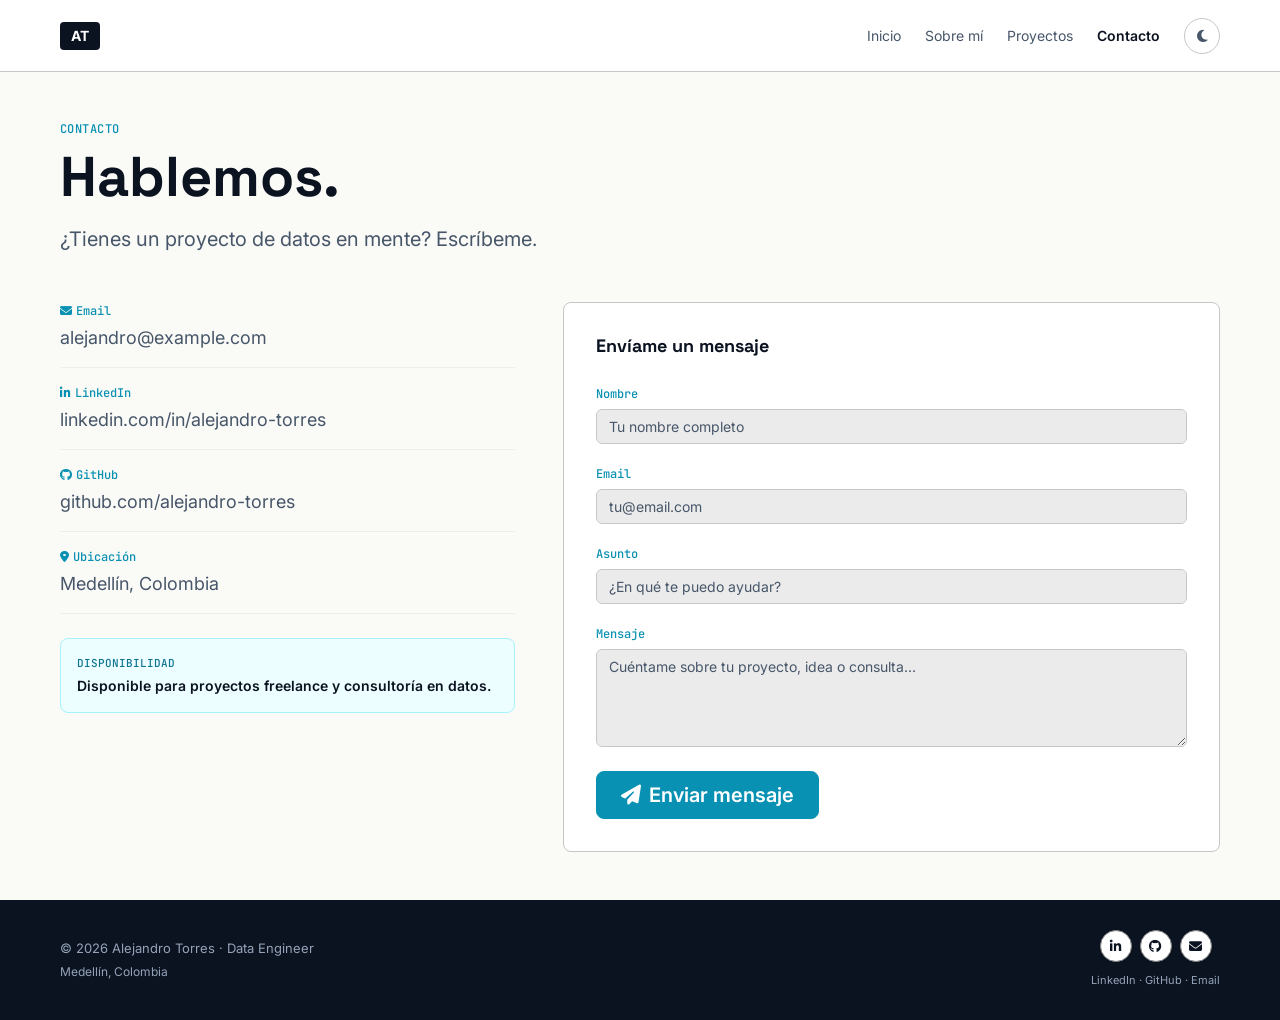
<file: contacto.html>
<!DOCTYPE html>
<html lang="es" data-theme="light">
<head>
  <meta charset="UTF-8" />
  <meta name="viewport" content="width=device-width, initial-scale=1.0" />
  <title>Contacto · Alejandro Torres</title>
  <link href="https://cdn.jsdelivr.net/npm/bootstrap@5.3.2/dist/css/bootstrap.min.css" rel="stylesheet" />
  <link rel="stylesheet" href="https://cdnjs.cloudflare.com/ajax/libs/font-awesome/6.5.0/css/all.min.css" />
  <link rel="stylesheet" href="css/styles.css" />
</head>
<body>

  <!-- ════ NAVBAR ════ -->
  <nav class="navbar navbar-expand-lg at-navbar sticky-top">
    <div class="at-container">
      <a href="index.html" class="navbar-brand">AT</a>

      <div class="collapse navbar-collapse" id="mainNav">
        <ul class="navbar-nav ms-auto gap-lg-4 mt-3 mt-lg-0 pb-3 pb-lg-0 align-items-lg-center">
          <li class="nav-item"><a href="index.html"     class="nav-link">Inicio</a></li>
          <li class="nav-item"><a href="sobre-mi.html"  class="nav-link">Sobre mí</a></li>
          <li class="nav-item"><a href="proyectos.html" class="nav-link">Proyectos</a></li>
          <li class="nav-item"><a href="contacto.html"  class="nav-link active">Contacto</a></li>
          <li class="nav-item d-flex align-items-center">
            <button id="darkModeToggle" class="dark-mode-btn" title="Cambiar tema">
              <i class="fas fa-moon"></i>
            </button>
          </li>
        </ul>
      </div>

      <div class="ms-auto d-flex align-items-center gap-2 d-lg-none">
        <button id="darkModeToggleMobile" class="dark-mode-btn" title="Cambiar tema">
          <i class="fas fa-moon"></i>
        </button>
        <button class="navbar-toggler border-0" type="button" data-bs-toggle="collapse" data-bs-target="#mainNav">
          <span class="navbar-toggler-icon"></span>
        </button>
      </div>
    </div>
  </nav>

  <!-- ════ CONTACTO ════ -->
  <section class="py-5">
    <div class="at-container">

      <!-- Título de sección -->
      <p class="mono-label reveal">CONTACTO</p>
      <h1 class="hero-title mb-3 reveal">Hablemos.</h1>
      <p class="fs-5 mb-5 reveal" style="color: var(--at-secondary);">
        ¿Tienes un proyecto de datos en mente? Escríbeme.
      </p>

      <div class="row g-5 align-items-start">

        <!-- ── Columna izquierda: información de contacto ── -->
        <div class="col-lg-5 reveal">

          <!-- Email -->
          <div class="mb-2">
            <span class="contact-info-label">
              <i class="fas fa-envelope me-1"></i>Email
            </span>
            <p class="contact-info-value">alejandro@example.com</p>
          </div>
          <hr class="border-at" />

          <!-- LinkedIn -->
          <div class="mb-2">
            <span class="contact-info-label">
              <i class="fab fa-linkedin-in me-1"></i>LinkedIn
            </span>
            <p class="contact-info-value">linkedin.com/in/alejandro-torres</p>
          </div>
          <hr class="border-at" />

          <!-- GitHub -->
          <div class="mb-2">
            <span class="contact-info-label">
              <i class="fab fa-github me-1"></i>GitHub
            </span>
            <p class="contact-info-value">github.com/alejandro-torres</p>
          </div>
          <hr class="border-at" />

          <!-- Ubicación -->
          <div class="mb-2">
            <span class="contact-info-label">
              <i class="fas fa-map-marker-alt me-1"></i>Ubicación
            </span>
            <p class="contact-info-value">Medellín, Colombia</p>
          </div>
          <hr class="border-at" />

          <!-- Disponibilidad -->
          <div class="contact-avail mt-4 p-3 rounded-3" style="background: var(--at-cyan-light); border: 1px solid #a5f3fc;">
            <p class="mb-1" style="font-family: 'JetBrains Mono', monospace; font-size: 11px; color: var(--at-cyan-dark); font-weight: 500;">
              DISPONIBILIDAD
            </p>
            <p class="mb-0 fw-semibold" style="color: var(--at-navy); font-size: 14px;">
              Disponible para proyectos freelance y consultoría en datos.
            </p>
          </div>

        </div>

        <!-- ── Columna derecha: formulario de contacto ── -->
        <div class="col-lg-7 reveal">
          <div class="contact-form-card">
            <h2 class="fw-bold mb-4" style="font-size: 18px;">Envíame un mensaje</h2>

            <form id="contactForm" novalidate>

              <!-- Nombre -->
              <div class="mb-3">
                <label for="nombre" class="form-label">Nombre</label>
                <input
                  type="text"
                  class="form-control"
                  id="nombre"
                  name="nombre"
                  placeholder="Tu nombre completo"
                  required
                />
                <div class="invalid-feedback">Por favor ingresa tu nombre.</div>
              </div>

              <!-- Email -->
              <div class="mb-3">
                <label for="email" class="form-label">Email</label>
                <input
                  type="email"
                  class="form-control"
                  id="email"
                  name="email"
                  placeholder="tu@email.com"
                  required
                />
                <div class="invalid-feedback">Por favor ingresa un correo electrónico válido.</div>
              </div>

              <!-- Asunto -->
              <div class="mb-3">
                <label for="asunto" class="form-label">Asunto</label>
                <input
                  type="text"
                  class="form-control"
                  id="asunto"
                  name="asunto"
                  placeholder="¿En qué te puedo ayudar?"
                  required
                />
                <div class="invalid-feedback">Por favor ingresa el asunto.</div>
              </div>

              <!-- Mensaje -->
              <div class="mb-4">
                <label for="mensaje" class="form-label">Mensaje</label>
                <textarea
                  class="form-control"
                  id="mensaje"
                  name="mensaje"
                  rows="4"
                  placeholder="Cuéntame sobre tu proyecto, idea o consulta..."
                  required
                ></textarea>
                <div class="invalid-feedback">Por favor escribe tu mensaje.</div>
              </div>

              <!-- Botón enviar -->
              <button type="submit" class="btn btn-primary btn-lg px-4">
                <i class="fas fa-paper-plane me-2"></i>Enviar mensaje
              </button>

              <!-- Mensaje de éxito (oculto) -->
              <div id="successMsg" class="alert alert-success mt-3 d-none" role="alert">
                <i class="fas fa-check-circle me-2"></i>
                ¡Mensaje enviado! Te responderé pronto.
              </div>

            </form>
          </div>
        </div>

      </div>
    </div>
  </section>

  <!-- ════ FOOTER ════ -->
  <footer>
    <div class="at-container d-flex align-items-center justify-content-between flex-wrap gap-3">
      <div>
        <p class="mb-1" style="color: var(--at-footer-text); font-size: 13px;">© 2026 Alejandro Torres · Data Engineer</p>
        <p class="mb-0" style="color: var(--at-footer-text); font-size: 12px;">Medellín, Colombia</p>
      </div>
      <div class="text-center">
        <div class="d-flex gap-2 mb-1 justify-content-center">
          <span class="footer-social-icon" title="LinkedIn"><i class="fab fa-linkedin-in"></i></span>
          <span class="footer-social-icon" title="GitHub"><i class="fab fa-github"></i></span>
          <span class="footer-social-icon" title="Email"><i class="fas fa-envelope"></i></span>
        </div>
        <small style="color: var(--at-footer-text); font-size: 11px;">LinkedIn · GitHub · Email</small>
      </div>
    </div>
  </footer>

  <script src="https://cdn.jsdelivr.net/npm/bootstrap@5.3.2/dist/js/bootstrap.bundle.min.js"></script>
  <script src="js/main.js"></script>
  <script src="js/contacto.js"></script>
  <script>
    const mobile = document.getElementById('darkModeToggleMobile');
    if (mobile) {
      mobile.addEventListener('click', () => {
        document.getElementById('darkModeToggle').click();
        const icon = mobile.querySelector('i');
        const theme = document.documentElement.getAttribute('data-theme');
        icon.className = theme === 'dark' ? 'fas fa-sun' : 'fas fa-moon';
      });
    }
  </script>
</body>
</html>
</file>
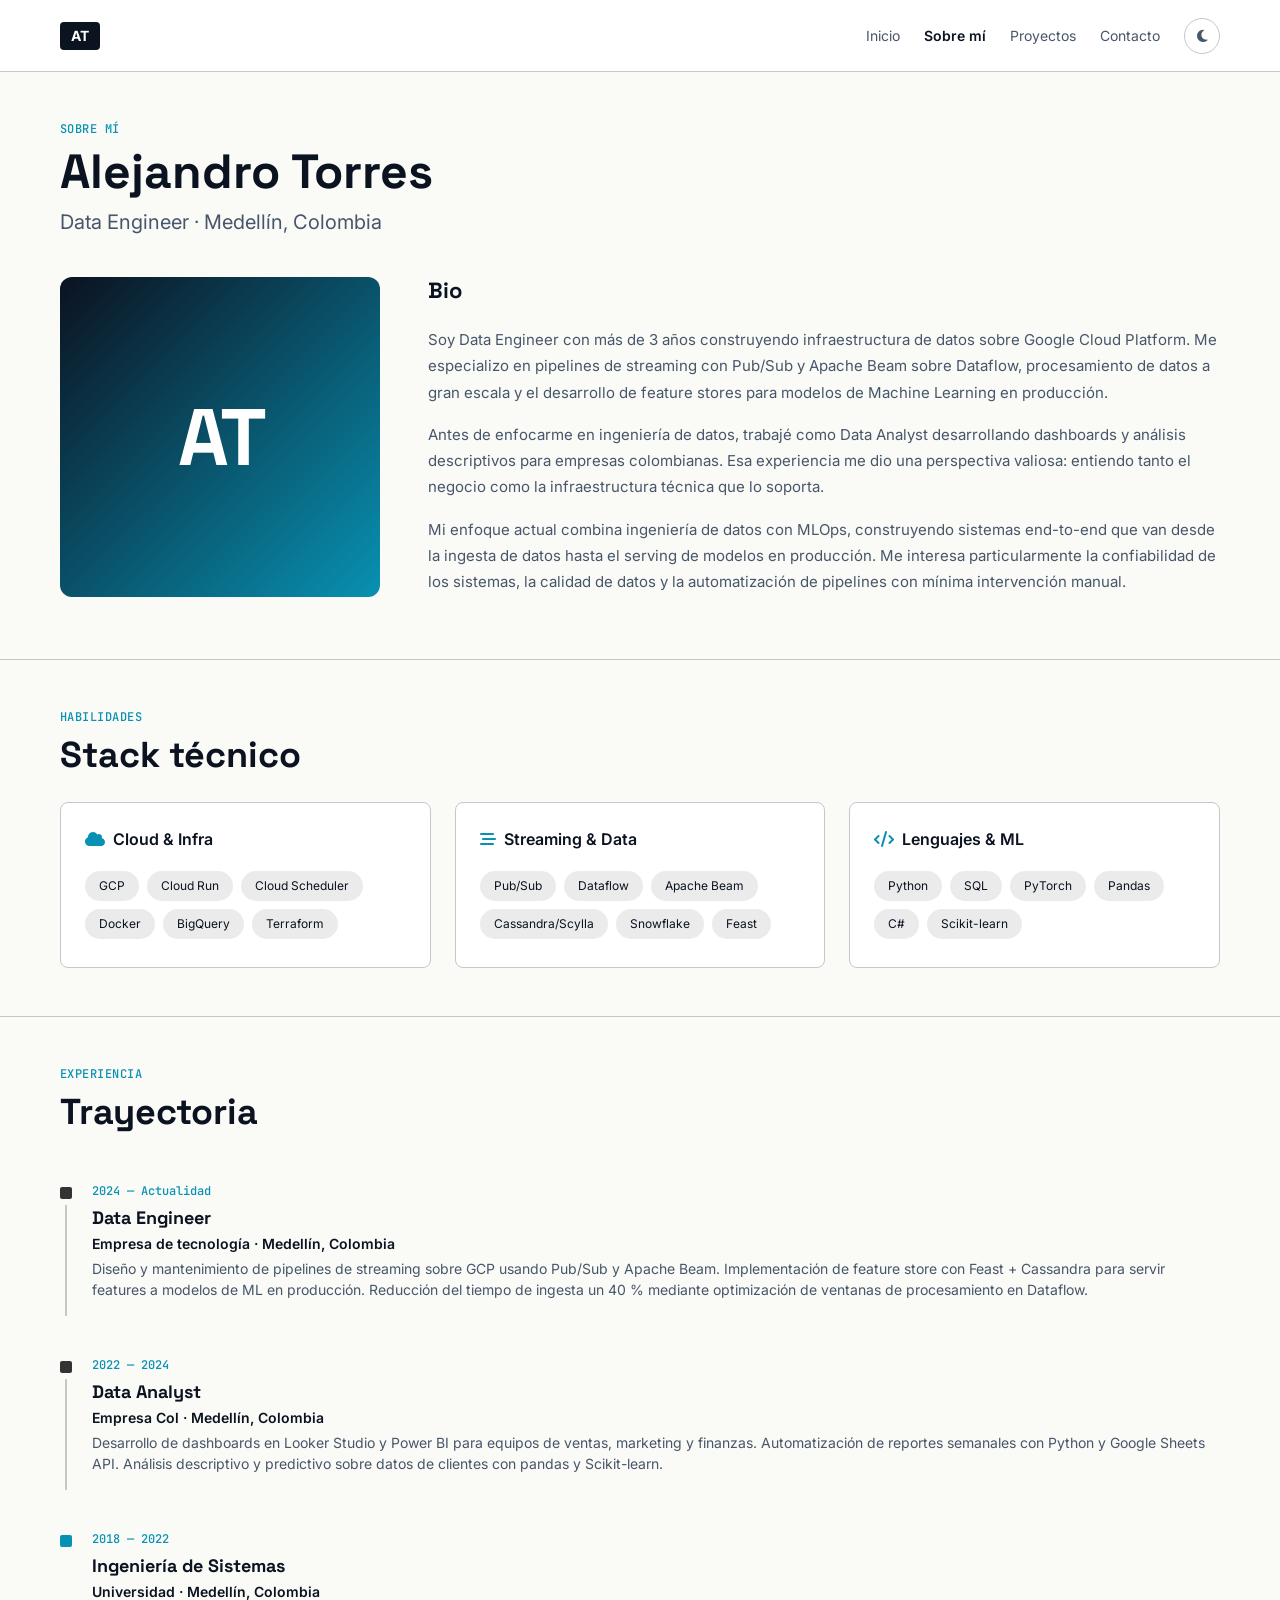
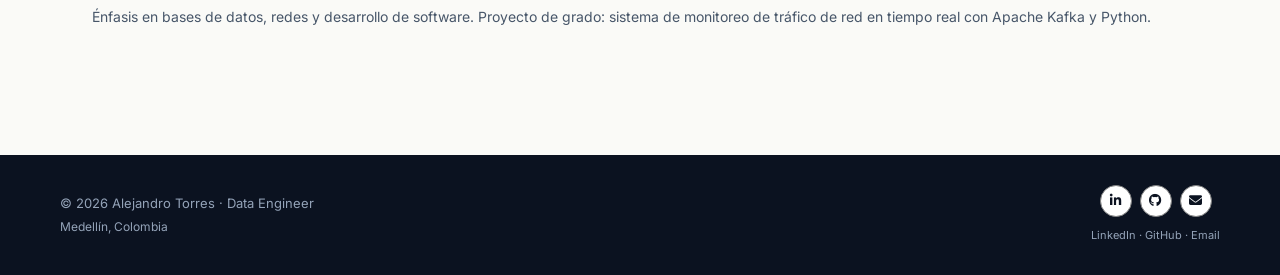
<file: sobre-mi.html>
<!DOCTYPE html>
<html lang="es" data-theme="light">
<head>
  <meta charset="UTF-8" />
  <meta name="viewport" content="width=device-width, initial-scale=1.0" />
  <title>Sobre mí · Alejandro Torres</title>
  <link href="https://cdn.jsdelivr.net/npm/bootstrap@5.3.2/dist/css/bootstrap.min.css" rel="stylesheet" />
  <link rel="stylesheet" href="https://cdnjs.cloudflare.com/ajax/libs/font-awesome/6.5.0/css/all.min.css" />
  <link rel="stylesheet" href="css/styles.css" />
</head>
<body>

  <!-- ════ NAVBAR ════ -->
  <nav class="navbar navbar-expand-lg at-navbar sticky-top">
    <div class="at-container">
      <a href="index.html" class="navbar-brand">AT</a>

      <div class="collapse navbar-collapse" id="mainNav">
        <ul class="navbar-nav ms-auto gap-lg-4 mt-3 mt-lg-0 pb-3 pb-lg-0 align-items-lg-center">
          <li class="nav-item"><a href="index.html"     class="nav-link">Inicio</a></li>
          <li class="nav-item"><a href="sobre-mi.html"  class="nav-link active">Sobre mí</a></li>
          <li class="nav-item"><a href="proyectos.html" class="nav-link">Proyectos</a></li>
          <li class="nav-item"><a href="contacto.html"  class="nav-link">Contacto</a></li>
          <li class="nav-item d-flex align-items-center">
            <button id="darkModeToggle" class="dark-mode-btn" title="Cambiar tema">
              <i class="fas fa-moon"></i>
            </button>
          </li>
        </ul>
      </div>

      <div class="ms-auto d-flex align-items-center gap-2 d-lg-none">
        <button id="darkModeToggleMobile" class="dark-mode-btn" title="Cambiar tema">
          <i class="fas fa-moon"></i>
        </button>
        <button class="navbar-toggler border-0" type="button" data-bs-toggle="collapse" data-bs-target="#mainNav">
          <span class="navbar-toggler-icon"></span>
        </button>
      </div>
    </div>
  </nav>

  <!-- ════ ENCABEZADO ════ -->
  <section class="pt-5 pb-4">
    <div class="at-container">
      <p class="mono-label reveal">SOBRE MÍ</p>
      <h1 class="page-title mb-2 reveal">Alejandro Torres</h1>
      <p class="fs-5 reveal" style="color: var(--at-secondary);">Data Engineer · Medellín, Colombia</p>
    </div>
  </section>

  <!-- ════ BIO ════ -->
  <section class="pb-5">
    <div class="at-container">
      <div class="row g-5 align-items-start">

        <!-- Avatar -->
        <div class="col-md-auto reveal">
          <div class="at-avatar">AT</div>
        </div>

        <!-- Bio texto -->
        <div class="col">
          <h2 class="fw-bold mb-4 reveal" style="font-size: 22px;">Bio</h2>
          <p class="reveal" style="color: var(--at-secondary); line-height: 1.75; font-size: 15px;">
            Soy Data Engineer con más de 3 años construyendo infraestructura de datos sobre Google Cloud
            Platform. Me especializo en pipelines de streaming con Pub/Sub y Apache Beam sobre Dataflow,
            procesamiento de datos a gran escala y el desarrollo de feature stores para modelos de Machine
            Learning en producción.
          </p>
          <p class="mt-3 reveal" style="color: var(--at-secondary); line-height: 1.75; font-size: 15px;">
            Antes de enfocarme en ingeniería de datos, trabajé como Data Analyst desarrollando dashboards
            y análisis descriptivos para empresas colombianas. Esa experiencia me dio una perspectiva
            valiosa: entiendo tanto el negocio como la infraestructura técnica que lo soporta.
          </p>
          <p class="mt-3 reveal" style="color: var(--at-secondary); line-height: 1.75; font-size: 15px;">
            Mi enfoque actual combina ingeniería de datos con MLOps, construyendo sistemas end-to-end que
            van desde la ingesta de datos hasta el serving de modelos en producción. Me interesa
            particularmente la confiabilidad de los sistemas, la calidad de datos y la automatización
            de pipelines con mínima intervención manual.
          </p>
        </div>

      </div>
    </div>
  </section>

  <!-- ════ STACK TÉCNICO ════ -->
  <section class="py-5 border-top border-at">
    <div class="at-container">
      <p class="mono-label reveal">HABILIDADES</p>
      <h2 class="section-title mb-4 reveal">Stack técnico</h2>

      <div class="row g-4">

        <!-- Cloud & Infra -->
        <div class="col-md-6 col-lg-4 reveal">
          <div class="skill-card">
            <p class="skill-card-title">
              <i class="fas fa-cloud me-2" style="color: var(--at-cyan);"></i>Cloud &amp; Infra
            </p>
            <div>
              <span class="skill-badge">GCP</span>
              <span class="skill-badge">Cloud Run</span>
              <span class="skill-badge">Cloud Scheduler</span>
              <span class="skill-badge">Docker</span>
              <span class="skill-badge">BigQuery</span>
              <span class="skill-badge">Terraform</span>
            </div>
          </div>
        </div>

        <!-- Streaming & Data -->
        <div class="col-md-6 col-lg-4 reveal">
          <div class="skill-card">
            <p class="skill-card-title">
              <i class="fas fa-stream me-2" style="color: var(--at-cyan);"></i>Streaming &amp; Data
            </p>
            <div>
              <span class="skill-badge">Pub/Sub</span>
              <span class="skill-badge">Dataflow</span>
              <span class="skill-badge">Apache Beam</span>
              <span class="skill-badge">Cassandra/Scylla</span>
              <span class="skill-badge">Snowflake</span>
              <span class="skill-badge">Feast</span>
            </div>
          </div>
        </div>

        <!-- Lenguajes & ML -->
        <div class="col-md-6 col-lg-4 reveal">
          <div class="skill-card">
            <p class="skill-card-title">
              <i class="fas fa-code me-2" style="color: var(--at-cyan);"></i>Lenguajes &amp; ML
            </p>
            <div>
              <span class="skill-badge">Python</span>
              <span class="skill-badge">SQL</span>
              <span class="skill-badge">PyTorch</span>
              <span class="skill-badge">Pandas</span>
              <span class="skill-badge">C#</span>
              <span class="skill-badge">Scikit-learn</span>
            </div>
          </div>
        </div>

      </div>
    </div>
  </section>

  <!-- ════ TRAYECTORIA ════ -->
  <section class="py-5 border-top border-at">
    <div class="at-container pb-4">
      <p class="mono-label reveal">EXPERIENCIA</p>
      <h2 class="section-title mb-5 reveal">Trayectoria</h2>

      <!-- Entrada 1 -->
      <div class="timeline-item reveal">
        <div class="timeline-marker">
          <div class="timeline-dot"></div>
          <div class="timeline-line"></div>
        </div>
        <div>
          <p class="timeline-date">2024 — Actualidad</p>
          <p class="timeline-role">Data Engineer</p>
          <p class="timeline-company">Empresa de tecnología · Medellín, Colombia</p>
          <p class="timeline-desc">
            Diseño y mantenimiento de pipelines de streaming sobre GCP usando Pub/Sub y Apache Beam.
            Implementación de feature store con Feast + Cassandra para servir features a modelos de ML
            en producción. Reducción del tiempo de ingesta un 40 % mediante optimización de ventanas
            de procesamiento en Dataflow.
          </p>
        </div>
      </div>

      <!-- Entrada 2 -->
      <div class="timeline-item reveal">
        <div class="timeline-marker">
          <div class="timeline-dot"></div>
          <div class="timeline-line"></div>
        </div>
        <div>
          <p class="timeline-date">2022 — 2024</p>
          <p class="timeline-role">Data Analyst</p>
          <p class="timeline-company">Empresa Col · Medellín, Colombia</p>
          <p class="timeline-desc">
            Desarrollo de dashboards en Looker Studio y Power BI para equipos de ventas, marketing y
            finanzas. Automatización de reportes semanales con Python y Google Sheets API.
            Análisis descriptivo y predictivo sobre datos de clientes con pandas y Scikit-learn.
          </p>
        </div>
      </div>

      <!-- Educación -->
      <div class="timeline-item reveal">
        <div class="timeline-marker">
          <div class="timeline-dot" style="background: var(--at-cyan);"></div>
        </div>
        <div>
          <p class="timeline-date">2018 — 2022</p>
          <p class="timeline-role">Ingeniería de Sistemas</p>
          <p class="timeline-company">Universidad · Medellín, Colombia</p>
          <p class="timeline-desc">
            Énfasis en bases de datos, redes y desarrollo de software. Proyecto de grado: sistema de
            monitoreo de tráfico de red en tiempo real con Apache Kafka y Python.
          </p>
        </div>
      </div>

    </div>
  </section>

  <!-- ════ FOOTER ════ -->
  <footer>
    <div class="at-container d-flex align-items-center justify-content-between flex-wrap gap-3">
      <div>
        <p class="mb-1" style="color: var(--at-footer-text); font-size: 13px;">© 2026 Alejandro Torres · Data Engineer</p>
        <p class="mb-0" style="color: var(--at-footer-text); font-size: 12px;">Medellín, Colombia</p>
      </div>
      <div class="text-center">
        <div class="d-flex gap-2 mb-1 justify-content-center">
          <span class="footer-social-icon" title="LinkedIn"><i class="fab fa-linkedin-in"></i></span>
          <span class="footer-social-icon" title="GitHub"><i class="fab fa-github"></i></span>
          <span class="footer-social-icon" title="Email"><i class="fas fa-envelope"></i></span>
        </div>
        <small style="color: var(--at-footer-text); font-size: 11px;">LinkedIn · GitHub · Email</small>
      </div>
    </div>
  </footer>

  <script src="https://cdn.jsdelivr.net/npm/bootstrap@5.3.2/dist/js/bootstrap.bundle.min.js"></script>
  <script src="js/main.js"></script>
  <script>
    const mobile = document.getElementById('darkModeToggleMobile');
    if (mobile) {
      mobile.addEventListener('click', () => {
        document.getElementById('darkModeToggle').click();
        const icon = mobile.querySelector('i');
        const theme = document.documentElement.getAttribute('data-theme');
        icon.className = theme === 'dark' ? 'fas fa-sun' : 'fas fa-moon';
      });
    }
  </script>
</body>
</html>
</file>
<file: css/styles.css>
/* ============================================================
   Portfolio – Alejandro Torres · Data Engineer
   Custom styles (sobre Bootstrap 5)
   ============================================================ */

@import url('https://fonts.googleapis.com/css2?family=Inter:wght@400;600;700&family=JetBrains+Mono:wght@500&family=Space+Grotesk:wght@400;500;600;700&display=swap');

/* ── Variables ── */
:root {
  --at-bg:          #fafaf7;
  --at-navy:        #0b1220;
  --at-cyan:        #0891b2;
  --at-cyan-dark:   #0e7490;
  --at-cyan-light:  #ecfeff;
  --at-secondary:   #475669;
  --at-border:      #c7c7c7;
  --at-surface:     #ebebeb;
  --at-footer-text: #94a3b8;
  --bs-secondary-color: #475669;
}

/* ── Dark Mode variables ── */
[data-theme="dark"] {
  --at-bg:          #0f172a;
  --at-navy:        #f1f5f9;
  --at-secondary:   #94a3b8;
  --at-border:      #334155;
  --at-surface:     #1e293b;
  --at-footer-text: #64748b;
  --at-cyan-light:  rgba(8, 145, 178, 0.12);
  --bs-secondary-color: #94a3b8;
}

/* ── Base ── */
*, *::before, *::after { box-sizing: border-box; }

body {
  font-family: 'Inter', sans-serif;
  background-color: var(--at-bg);
  color: var(--at-navy);
  min-height: 100vh;
  display: flex;
  flex-direction: column;
  transition: background-color 0.3s ease, color 0.3s ease;
}

img { max-width: 100%; }

/* ── Tipografía Space Grotesk para títulos ── */
h1, h2, h3, h4, h5, h6,
.hero-title, .page-title, .section-title,
.fw-bold, .card-title {
  font-family: 'Space Grotesk', 'Inter', sans-serif;
}

.hero-title    { font-size: 56px; font-weight: 700; line-height: 1.1; }
.page-title    { font-size: 48px; font-weight: 700; line-height: 1.1; }
.section-title { font-size: 36px; font-weight: 700; }

@media (max-width: 768px) {
  .hero-title    { font-size: 36px; }
  .page-title    { font-size: 32px; }
  .section-title { font-size: 28px; }
}

/* ── Container ── */
.at-container {
  max-width: 1440px;
  margin: 0 auto;
  padding-left: 60px;
  padding-right: 60px;
  width: 100%;
}

@media (max-width: 992px) { .at-container { padding-left: 32px; padding-right: 32px; } }
@media (max-width: 576px) { .at-container { padding-left: 20px; padding-right: 20px; } }

/* ── Navbar ── */
.at-navbar {
  background: #ffffff !important;
  border-bottom: 1px solid var(--at-border);
  height: 72px;
  padding: 0 !important;
  transition: background-color 0.3s ease, border-color 0.3s ease, box-shadow 0.3s ease;
}

[data-theme="dark"] .at-navbar { background: #1e293b !important; }
[data-theme="dark"] .at-navbar .navbar-brand { background: var(--at-cyan); }

.at-navbar .at-container {
  display: flex;
  align-items: center;
  height: 72px;
}

.at-navbar .navbar-brand {
  display: inline-flex;
  align-items: center;
  justify-content: center;
  width: 40px;
  height: 28px;
  background: var(--at-navy);
  border-radius: 4px;
  font-weight: 700;
  font-size: 14px;
  color: #fff;
  text-decoration: none;
  flex-shrink: 0;
  transition: background-color 0.3s;
}

.at-navbar .nav-link {
  font-size: 14px;
  color: var(--at-secondary) !important;
  font-weight: 400;
  padding: 4px 0 !important;
  transition: color 0.2s;
}

.at-navbar .nav-link:hover  { color: var(--at-navy) !important; }
.at-navbar .nav-link.active { color: var(--at-navy) !important; font-weight: 600; }

[data-theme="dark"] .at-navbar .nav-link:hover,
[data-theme="dark"] .at-navbar .nav-link.active { color: #f1f5f9 !important; }

/* Dark mode toggle button */
.dark-mode-btn {
  width: 36px;
  height: 36px;
  border-radius: 50%;
  border: 1px solid var(--at-border) !important;
  background: transparent;
  color: var(--at-secondary);
  display: inline-flex;
  align-items: center;
  justify-content: center;
  cursor: pointer;
  transition: all 0.2s;
  font-size: 14px;
  flex-shrink: 0;
}

.dark-mode-btn:hover {
  border-color: var(--at-cyan) !important;
  color: var(--at-cyan);
}

/* ── Bootstrap button overrides ── */
.btn-primary {
  --bs-btn-bg:           var(--at-cyan);
  --bs-btn-border-color: var(--at-cyan);
  --bs-btn-hover-bg:        #0777a0;
  --bs-btn-hover-border-color: #0777a0;
  --bs-btn-active-bg:    #065d80;
  --bs-btn-focus-shadow-rgb: 8, 145, 178;
  font-weight: 600;
}

/* ── Mono label ── */
.mono-label {
  font-family: 'JetBrains Mono', monospace;
  font-weight: 500;
  font-size: 12px;
  color: var(--at-cyan);
  display: block;
  margin-bottom: 8px;
  letter-spacing: 0.04em;
}

/* ── Hero image ── */
.hero-img {
  width: 100%;
  height: 360px;
  object-fit: cover;
  border-radius: 8px;
  border: 1px solid var(--at-border);
}

/* ── Stats counter ── */
.stat-number {
  font-family: 'Space Grotesk', sans-serif;
  font-size: 44px;
  font-weight: 700;
  color: var(--at-cyan);
  line-height: 1;
}

.stat-label {
  font-size: 13px;
  color: var(--at-secondary);
  margin-top: 6px;
}

/* ── AT Avatar ── */
.at-avatar {
  width: 320px;
  height: 320px;
  background: linear-gradient(135deg, var(--at-navy) 0%, var(--at-cyan) 100%);
  border-radius: 12px;
  display: flex;
  align-items: center;
  justify-content: center;
  font-size: 80px;
  font-weight: 700;
  color: #fff;
  letter-spacing: -4px;
  flex-shrink: 0;
  user-select: none;
  font-family: 'Space Grotesk', sans-serif;
}

@media (max-width: 768px) { .at-avatar { width: 200px; height: 200px; font-size: 52px; } }

/* ── Project card ── */
.at-card {
  background: #fff;
  border: 1px solid var(--at-border) !important;
  border-radius: 8px;
  overflow: hidden;
  text-decoration: none;
  color: inherit;
  display: block;
  height: 100%;
  transition: transform 0.2s, box-shadow 0.2s, background-color 0.3s, border-color 0.3s;
}

.at-card:hover {
  transform: translateY(-3px);
  box-shadow: 0 8px 24px rgba(0, 0, 0, 0.1);
  color: inherit;
}

.at-card .card-img-top { height: 200px; object-fit: cover; width: 100%; }

[data-theme="dark"] .at-card { background: #1e293b; }

/* ── Tags ── */
.at-tag {
  font-family: 'JetBrains Mono', monospace;
  font-weight: 500;
  font-size: 11px;
  color: var(--at-cyan-dark);
  background: var(--at-cyan-light);
  border-radius: 12px;
  padding: 3px 10px;
  display: inline-block;
  margin-bottom: 10px;
}

.at-tag-home {
  font-family: 'JetBrains Mono', monospace;
  font-weight: 500;
  font-size: 11px;
  color: var(--at-cyan);
  margin-bottom: 6px;
  display: block;
}

/* ── Read-more link ── */
.at-link {
  font-size: 14px;
  font-weight: 600;
  color: #262626;
  text-decoration: none;
  transition: color 0.2s;
}

.at-link:hover { color: var(--at-cyan); }
[data-theme="dark"] .at-link { color: var(--at-navy); }

/* ── Skill card ── */
.skill-card {
  background: #fff;
  border: 1px solid var(--at-border);
  border-radius: 8px;
  padding: 24px;
  height: 100%;
  transition: background-color 0.3s, border-color 0.3s;
}

[data-theme="dark"] .skill-card { background: #1e293b; }

.skill-card-title { font-size: 16px; font-weight: 600; color: var(--at-navy); margin-bottom: 16px; }

.skill-badge {
  background: var(--at-surface);
  color: var(--at-navy);
  border-radius: 17px;
  padding: 6px 14px;
  font-size: 12px;
  display: inline-block;
  margin: 4px 4px 4px 0;
  transition: background-color 0.3s;
}

/* ── Timeline ── */
.timeline-item { display: flex; gap: 20px; margin-bottom: 40px; }

.timeline-marker { display: flex; flex-direction: column; align-items: center; flex-shrink: 0; }

.timeline-dot {
  width: 12px;
  height: 12px;
  background: #333;
  border-radius: 2px;
  flex-shrink: 0;
  margin-top: 5px;
}

[data-theme="dark"] .timeline-dot { background: var(--at-cyan); }

.timeline-line {
  width: 2px;
  flex: 1;
  min-height: 50px;
  background: var(--at-border);
  margin-top: 6px;
}

.timeline-item:last-child .timeline-line { display: none; }

.timeline-date {
  font-family: 'JetBrains Mono', monospace;
  font-size: 12px;
  font-weight: 500;
  color: var(--at-cyan);
  margin-bottom: 4px;
}

.timeline-role    { font-size: 18px; font-weight: 700; color: var(--at-navy); margin-bottom: 2px; font-family: 'Space Grotesk', sans-serif; }
.timeline-company { font-size: 14px; font-weight: 600; color: var(--at-navy); margin-bottom: 4px; }
.timeline-desc    { font-size: 14px; color: var(--at-secondary); }

/* ── Filter pills ── */
.filter-pill {
  background: #fff;
  border: 1px solid var(--at-border);
  color: var(--at-navy);
  border-radius: 18px;
  padding: 6px 16px;
  font-size: 12px;
  cursor: pointer;
  transition: all 0.2s;
  font-family: 'Inter', sans-serif;
  white-space: nowrap;
}

.filter-pill:hover  { background: var(--at-surface); }
.filter-pill.active { background: var(--at-navy); color: #fff; border-color: var(--at-navy); }

[data-theme="dark"] .filter-pill          { background: #1e293b; }
[data-theme="dark"] .filter-pill:hover    { background: #334155; }
[data-theme="dark"] .filter-pill.active   { background: var(--at-cyan); border-color: var(--at-cyan); }

/* ── Ocultar cards filtradas (gana a d-flex !important de Bootstrap) ── */
.project-card-wrap.hidden { display: none !important; }

/* ── Scroll reveal ── */
.reveal-ready {
  opacity: 0;
  transform: translateY(28px);
  transition: opacity 0.55s ease, transform 0.55s ease;
}

.reveal-ready.is-visible {
  opacity: 1;
  transform: translateY(0);
}

/* Retrasos escalonados para grids */
.reveal-ready:nth-child(2) { transition-delay: 0.1s; }
.reveal-ready:nth-child(3) { transition-delay: 0.2s; }
.reveal-ready:nth-child(4) { transition-delay: 0.1s; }
.reveal-ready:nth-child(5) { transition-delay: 0.2s; }
.reveal-ready:nth-child(6) { transition-delay: 0.3s; }

/* ── Footer ── */
footer {
  background: var(--at-navy);
  height: 120px;
  display: flex;
  align-items: center;
  margin-top: auto;
  flex-shrink: 0;
}

[data-theme="dark"] footer { background: #020617; }

.footer-social-icon {
  width: 32px;
  height: 32px;
  border-radius: 50%;
  border: 1px solid #808080;
  background: #fff;
  display: inline-flex;
  align-items: center;
  justify-content: center;
  color: #0b1220;
  font-size: 13px;
  transition: all 0.2s;
  cursor: default;
}

[data-theme="dark"] .footer-social-icon {
  background: #1e293b;
  color: #94a3b8;
  border-color: #334155;
}

/* ── Availability box dark mode ── */
[data-theme="dark"] .contact-avail {
  border-color: rgba(8, 145, 178, 0.35) !important;
}

/* ── Contact ── */
.contact-info-label {
  font-family: 'JetBrains Mono', monospace;
  font-size: 12px;
  font-weight: 500;
  color: var(--at-cyan);
  display: block;
  margin-bottom: 4px;
}

.contact-info-value { font-size: 18px; color: var(--at-secondary); }

.contact-form-card {
  background: #fff;
  border: 1px solid var(--at-border);
  border-radius: 8px;
  padding: 32px;
  transition: background-color 0.3s, border-color 0.3s;
}

[data-theme="dark"] .contact-form-card { background: #1e293b; }

.form-label {
  font-family: 'JetBrains Mono', monospace;
  font-size: 12px;
  font-weight: 500;
  color: var(--at-cyan);
  margin-bottom: 6px;
}

.form-control {
  background-color: var(--at-surface) !important;
  border-color: var(--at-border);
  font-size: 14px;
  color: var(--at-navy);
}

.form-control:focus {
  background-color: #fff !important;
  border-color: var(--at-cyan);
  box-shadow: 0 0 0 0.2rem rgba(8, 145, 178, 0.15);
  color: var(--at-navy);
}

[data-theme="dark"] .form-control { background-color: #0f172a !important; color: #f1f5f9; }
[data-theme="dark"] .form-control:focus { background-color: #1e293b !important; }

/* ── Detail page ── */
.back-link { font-size: 13px; color: var(--at-secondary); text-decoration: none; transition: color 0.2s; }
.back-link:hover { color: var(--at-navy); }

.detail-banner {
  width: 100%;
  height: 460px;
  object-fit: cover;
  border-radius: 8px;
  border: 1px solid var(--at-border);
}

.detail-meta-label {
  font-family: 'JetBrains Mono', monospace;
  font-size: 12px;
  font-weight: 500;
  color: var(--at-cyan);
  display: block;
  margin-bottom: 2px;
}

.detail-meta-value { font-size: 14px; color: var(--at-secondary); }

/* Lightbox cursor */
.gallery-lightbox {
  height: 260px;
  object-fit: cover;
  border-radius: 8px;
  width: 100%;
  border: 1px solid var(--at-border);
  cursor: zoom-in;
  transition: transform 0.2s, box-shadow 0.2s;
}

.gallery-lightbox:hover {
  transform: scale(1.02);
  box-shadow: 0 8px 24px rgba(0,0,0,0.15);
}

/* ── Utilities ── */
.border-at { border-color: var(--at-border) !important; }

/* ── Video Player ── */
.video-container {
  border: 1px solid var(--at-border);
  border-radius: 8px;
  overflow: hidden;
  background-color: var(--at-surface);
  transition: border-color 0.3s, background-color 0.3s, box-shadow 0.3s;
}
[data-theme="dark"] .video-container {
  background-color: #0f172a;
}
.video-container:hover {
  box-shadow: 0 12px 30px rgba(0, 0, 0, 0.15) !important;
}
.video-container video {
  width: 100%;
  height: 100%;
  display: block;
}
</file>
